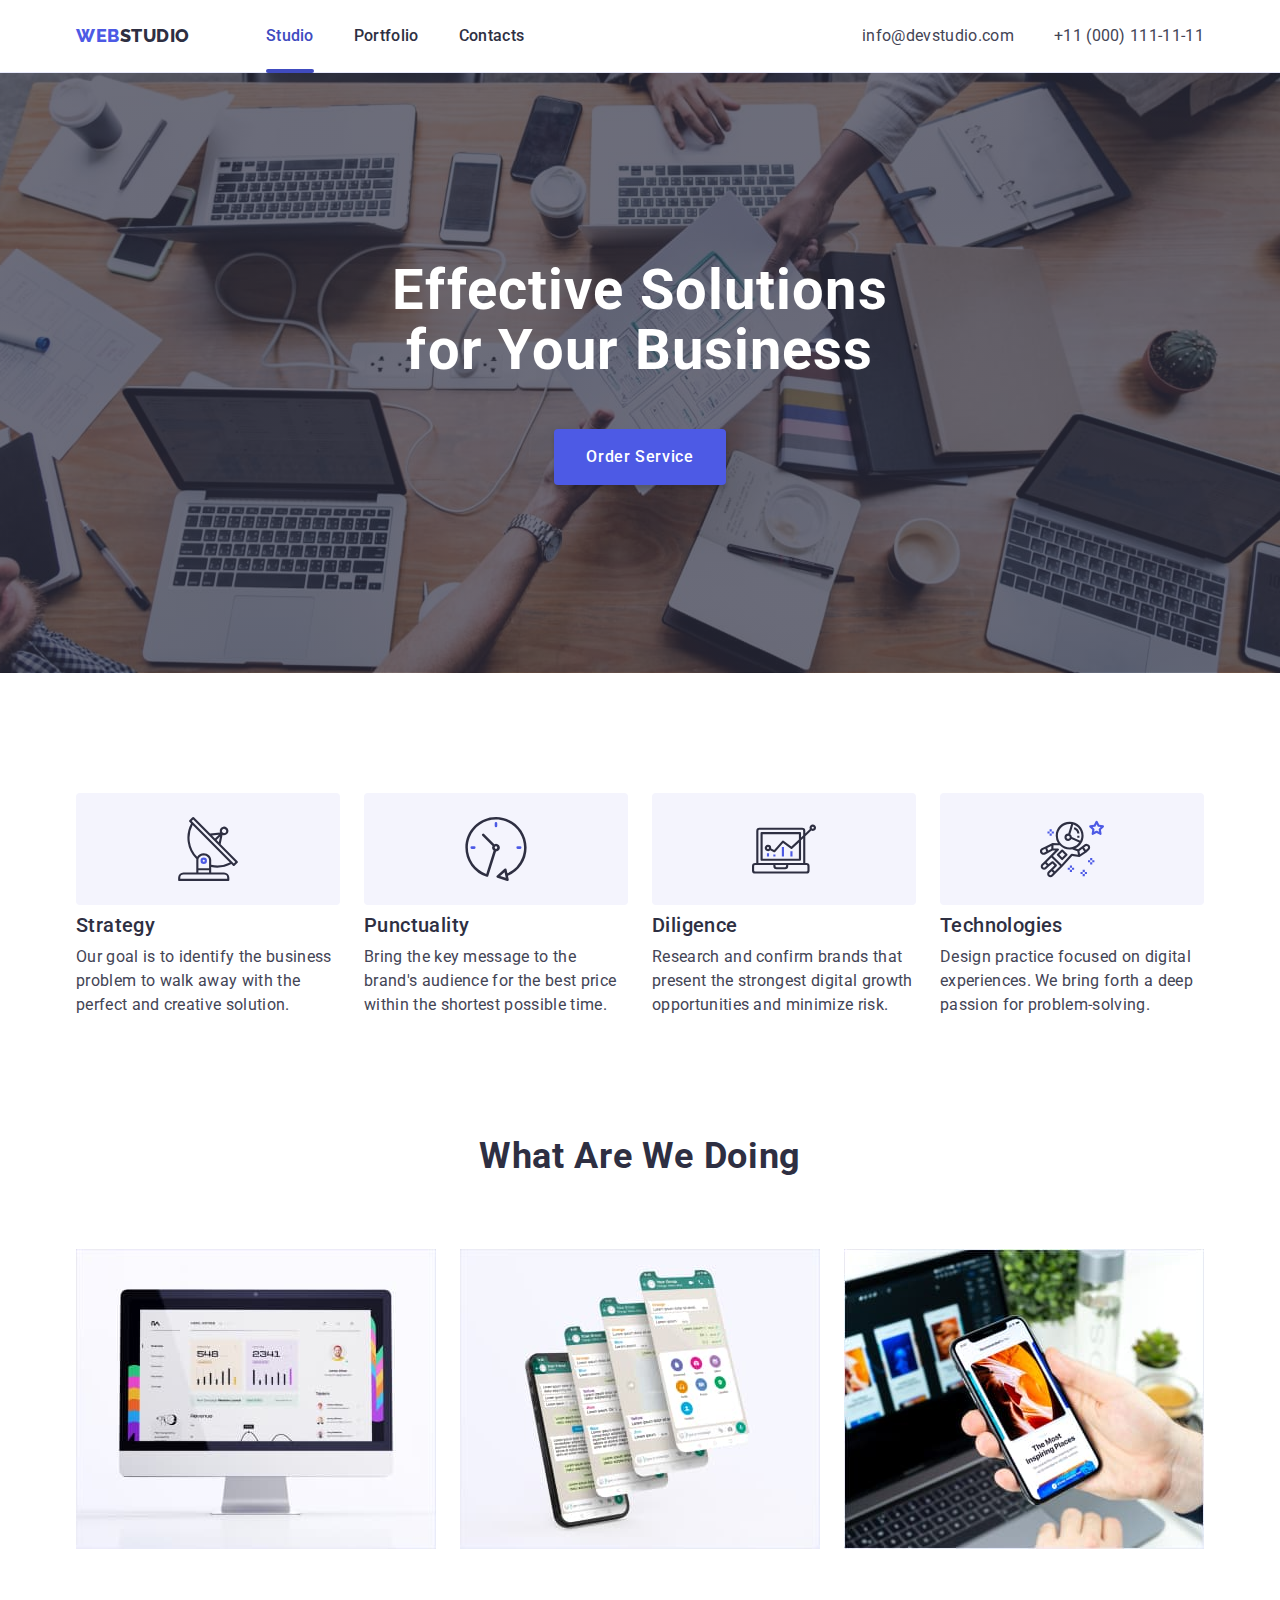
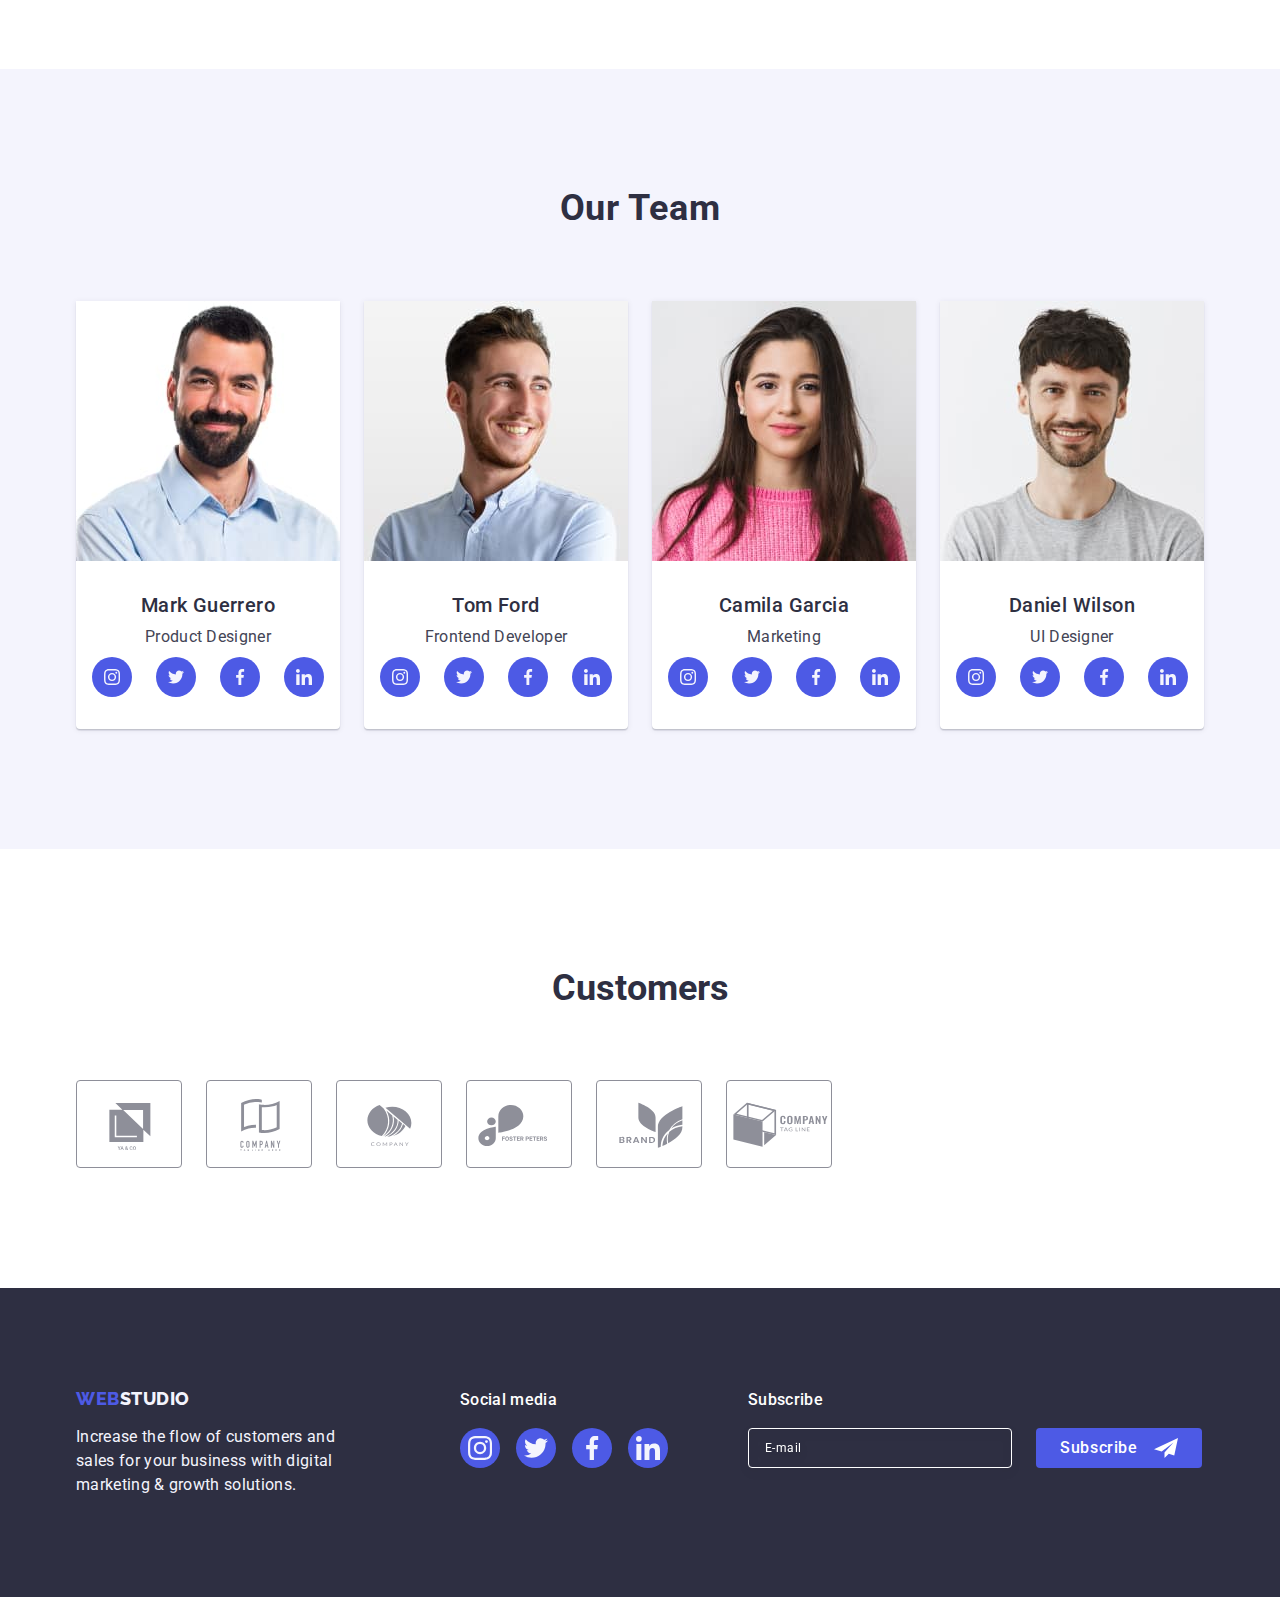
<file: index.html>
<!DOCTYPE html>
<html lang="en">
  <head>
    <meta charset="UTF-8" />
    <meta http-equiv="X-UA-Compatible" content="IE=edge" />
    <meta name="viewport" content="width=device-width, initial-scale=1.0" />
    <title>Studio</title>
    <link rel="preconnect" href="https://fonts.googleapis.com" />
    <link rel="preconnect" href="https://fonts.gstatic.com" crossorigin />
    <link
      href="https://fonts.googleapis.com/css2?family=Raleway:wght@800&family=Roboto:wght@400;500;700;900&display=swap"
      rel="stylesheet"
    />
    <link
      rel="stylesheet"
      href="https://cdn.jsdelivr.net/npm/modern-normalize@1.1.0/modern-normalize.min.css"
    />
    <link rel="stylesheet" href="./css/styles.css" />
  </head>
  <body>
    <!--Header-->
    <header class="page-header">
      <div class="container logo-part-container">
        <nav class="page-nav">
          <a class="logo link" href="./index.html"
            >Web<span class="logo-part link">Studio</span>
          </a>
          <ul class="menu list">
            <li class="menu-item">
              <a class="menu-list-item current link" href="./index.html">Studio</a>
            </li>
            <li class="menu-item">
              <a class="menu-list-item link" href="./portfolio.html">Portfolio</a>
            </li>
            <li class="menu-item"><a class="menu-list-item link" href="">Contacts</a></li>
          </ul>
        </nav>
        <address class="contact-item-list">
          <ul class="menu list">
            <li>
              <a class="contact-item link" href="mailto:info@devstudio.com">info@devstudio.com</a>
            </li>
            <li><a class="contact-item link" href="tel:+110001111111">+11 (000) 111-11-11</a></li>
          </ul>
        </address>
      </div>
    </header>
    <!--Main-->
    <main>
      <section class="hero-block main-section">
        <div class="container">
          <h1 class="main-text">Effective Solutions for Your Business</h1>
          <button class="order-btn" type="button" data-modal-open>Order Service</button>
        </div>
      </section>
      <!--Section 1-->
      <section class="section">
        <div class="container">
          <h2 class="visually-hidden">Features</h2>
          <ul class="first-section-container list">
            <li class="first-section-container-item">
              <div class="first-section-icon-container">
                <svg aria-label="іконка антена" width="64" height="64">
                  <use href="./images/icons.svg#icon-antenna"></use>
                </svg>
              </div>
              <h3 class="feature-name">Strategy</h3>
              <p class="feature-descr">
                Our goal is to identify the business problem to walk away with the perfect and
                creative solution.
              </p>
            </li>
            <li class="first-section-container-item">
              <div class="first-section-icon-container">
                <svg aria-label="іконка годинник" width="64" height="64">
                  <use href="./images/icons.svg#icon-clock"></use>
                </svg>
              </div>
              <h3 class="feature-name">Punctuality</h3>
              <p class="feature-descr">
                Bring the key message to the brand's audience for the best price within the shortest
                possible time.
              </p>
            </li>
            <li class="first-section-container-item">
              <div class="first-section-icon-container">
                <svg aria-label="іконка діаграма" width="64" height="64">
                  <use href="./images/icons.svg#icon-diagram"></use>
                </svg>
              </div>
              <h3 class="feature-name">Diligence</h3>
              <p class="feature-descr">
                Research and confirm brands that present the strongest digital growth opportunities
                and minimize risk.
              </p>
            </li>
            <li class="first-section-container-item">
              <div class="first-section-icon-container">
                <svg aria-label="іконка астронавта" width="64" height="64">
                  <use href="./images/icons.svg#icon-astronaut"></use>
                </svg>
              </div>
              <h3 class="feature-name">Technologies</h3>
              <p class="feature-descr">
                Design practice focused on digital experiences. We bring forth a deep passion for
                problem-solving.
              </p>
            </li>
          </ul>
        </div>
      </section>

      <!--Section 2-->
      <section class="second-section">
        <div class="container">
          <h2 class="title">What are we doing</h2>
          <ul class="list title-item-container">
            <li class="second-section-card">
              <img class="card-item-style" src="./images/img1.jpg" alt="comp" width="360" />
            </li>
            <li class="second-section-card">
              <img class="card-item-style" src="./images/img2.jpg" alt="screen" width="360" />
            </li>
            <li class="second-section-card">
              <img class="card-item-style" src="./images/img3.jpg" alt="comp-screen" width="360" />
            </li>
          </ul>
        </div>
      </section>

      <!--Section 3-->
      <section class="team-card section">
        <div class="container">
          <h2 class="title">Our Team</h2>
          <ul class="list team-card-container">
            <li class="team">
              <img src="./images/mark.jpg" alt="mark" width="264" />
              <div class="team-description">
                <h3 class="team-name">Mark Guerrero</h3>
                <p class="team-position">Product Designer</p>
                <ul class="social-list list">
                  <li class="social-list-item">
                    <a href="" class="social-list-link">
                      <svg
                        class="social-list-icon"
                        aria-label="іконка інстаграму"
                        width="16"
                        height="16"
                      >
                        <use href="./images/icons.svg#icon-instagram"></use>
                      </svg>
                    </a>
                  </li>
                  <li class="social-list-item">
                    <a href="" class="social-list-link">
                      <svg
                        class="social-list-icon"
                        aria-label="іконка твітера"
                        width="16"
                        height="16"
                      >
                        <use href="./images/icons.svg#icon-twitter"></use>
                      </svg>
                    </a>
                  </li>
                  <li class="social-list-item">
                    <a href="" class="social-list-link">
                      <svg
                        class="social-list-icon"
                        aria-label="іконка фейсбука"
                        width="16"
                        height="16"
                      >
                        <use href="./images/icons.svg#icon-facebook"></use>
                      </svg>
                    </a>
                  </li>
                  <li class="social-list-item">
                    <a href="" class="social-list-link">
                      <svg
                        class="social-list-icon"
                        aria-label="іконка лінкедина"
                        width="16"
                        height="16"
                      >
                        <use href="./images/icons.svg#icon-linkedin"></use>
                      </svg>
                    </a>
                  </li>
                </ul>
              </div>
            </li>
            <li class="team">
              <img src="./images/tom.jpg" alt="tom" width="264" />
              <div class="team-description">
                <h3 class="team-name">Tom Ford</h3>
                <p class="team-position">Frontend Developer</p>
                <ul class="social-list list">
                  <li class="social-list-item">
                    <a href="" class="social-list-link">
                      <svg
                        class="social-list-icon"
                        aria-label="іконка інстаграму"
                        width="16"
                        height="16"
                      >
                        <use href="./images/icons.svg#icon-instagram"></use>
                      </svg>
                    </a>
                  </li>
                  <li class="social-list-item">
                    <a href="" class="social-list-link">
                      <svg
                        class="social-list-icon"
                        aria-label="іконка твітера"
                        width="16"
                        height="16"
                      >
                        <use href="./images/icons.svg#icon-twitter"></use>
                      </svg>
                    </a>
                  </li>
                  <li class="social-list-item">
                    <a href="" class="social-list-link">
                      <svg
                        class="social-list-icon"
                        aria-label="іконка фейсбука"
                        width="16"
                        height="16"
                      >
                        <use href="./images/icons.svg#icon-facebook"></use>
                      </svg>
                    </a>
                  </li>
                  <li class="social-list-item">
                    <a href="" class="social-list-link">
                      <svg
                        class="social-list-icon"
                        aria-label="іконка лінкедина"
                        width="16"
                        height="16"
                      >
                        <use href="./images/icons.svg#icon-linkedin"></use>
                      </svg>
                    </a>
                  </li>
                </ul>
              </div>
            </li>
            <li class="team">
              <img src="./images/kamila.jpg" alt="kamila" width="264" />
              <div class="team-description">
                <h3 class="team-name">Camila Garcia</h3>
                <p class="team-position">Marketing</p>
                <ul class="social-list list">
                  <li class="social-list-item">
                    <a href="" class="social-list-link">
                      <svg
                        class="social-list-icon"
                        aria-label="іконка інстаграму"
                        width="16"
                        height="16"
                      >
                        <use href="./images/icons.svg#icon-instagram"></use>
                      </svg>
                    </a>
                  </li>
                  <li class="social-list-item">
                    <a href="" class="social-list-link">
                      <svg
                        class="social-list-icon"
                        aria-label="іконка твітера"
                        width="16"
                        height="16"
                      >
                        <use href="./images/icons.svg#icon-twitter"></use>
                      </svg>
                    </a>
                  </li>
                  <li class="social-list-item">
                    <a href="" class="social-list-link">
                      <svg
                        class="social-list-icon"
                        aria-label="іконка фейсбука"
                        width="16"
                        height="16"
                      >
                        <use href="./images/icons.svg#icon-facebook"></use>
                      </svg>
                    </a>
                  </li>
                  <li class="social-list-item">
                    <a href="" class="social-list-link">
                      <svg
                        class="social-list-icon"
                        aria-label="іконка лінкедина"
                        width="16"
                        height="16"
                      >
                        <use href="./images/icons.svg#icon-linkedin"></use>
                      </svg>
                    </a>
                  </li>
                </ul>
              </div>
            </li>
            <li class="team">
              <img src="./images/daniel.jpg" alt="daniel" width="264" />
              <div class="team-description">
                <h3 class="team-name">Daniel Wilson</h3>
                <p class="team-position">UI Designer</p>
                <ul class="social-list list">
                  <li class="social-list-item">
                    <a href="" class="social-list-link">
                      <svg
                        class="social-list-icon"
                        aria-label="іконка інстаграму"
                        width="16"
                        height="16"
                      >
                        <use href="./images/icons.svg#icon-instagram"></use>
                      </svg>
                    </a>
                  </li>
                  <li class="social-list-item">
                    <a href="" class="social-list-link">
                      <svg
                        class="social-list-icon"
                        aria-label="іконка твітера"
                        width="16"
                        height="16"
                      >
                        <use href="./images/icons.svg#icon-twitter"></use>
                      </svg>
                    </a>
                  </li>
                  <li class="social-list-item">
                    <a href="" class="social-list-link">
                      <svg
                        class="social-list-icon"
                        aria-label="іконка фейсбука"
                        width="16"
                        height="16"
                      >
                        <use href="./images/icons.svg#icon-facebook"></use>
                      </svg>
                    </a>
                  </li>
                  <li class="social-list-item">
                    <a href="" class="social-list-link">
                      <svg
                        class="social-list-icon"
                        aria-label="іконка лінкедина"
                        width="16"
                        height="16"
                      >
                        <use href="./images/icons.svg#icon-linkedin"></use>
                      </svg>
                    </a>
                  </li>
                </ul>
              </div>
            </li>
          </ul>
        </div>
      </section>
      <!-- Customers -->
      <section class="section-customers">
        <div class="container">
          <h2 class="title-customers">Customers</h2>
          <ul class="customers-icon list">
            <li class="customers-icon-list link">
              <a class="customers-list-link" href="">
                <svg
                  class="customers-list-icon"
                  aria-label="іконка лого я енд ко"
                  width="104"
                  height="56"
                >
                  <use href="./images/icons.svg#icon-logo-ya"></use>
                </svg>
              </a>
            </li>
            <li class="customers-icon-list link">
              <a href="" class="customers-list-link">
                <svg
                  class="customers-list-icon"
                  aria-label="іконка лого танглайн"
                  width="104"
                  height="56"
                >
                  <use href="./images/icons.svg#icon-logo-tagline-here"></use>
                </svg>
              </a>
            </li>
            <li class="customers-icon-list link">
              <a href="" class="customers-list-link">
                <svg
                  class="customers-list-icon"
                  aria-label="іконка компани"
                  width="104"
                  height="56"
                >
                  <use href="./images/icons.svg#icon-logo-comp"></use>
                </svg>
              </a>
            </li>
            <li class="customers-icon-list link">
              <a href="" class="customers-list-link">
                <svg
                  class="customers-list-icon"
                  aria-label="іконка лого фустер"
                  width="104"
                  height="56"
                >
                  <use href="./images/icons.svg#icon-logo-foster"></use>
                </svg>
              </a>
            </li>
            <li class="customers-icon-list link">
              <a href="" class="customers-list-link">
                <svg
                  class="customers-list-icon"
                  aria-label="іконка лого бренд"
                  width="104"
                  height="56"
                >
                  <use href="./images/icons.svg#icon-logo-brand"></use>
                </svg>
              </a>
            </li>
            <li class="customers-icon-list link">
              <a href="" class="customers-list-link">
                <svg
                  class="customers-list-icon"
                  aria-label="іконка таглайн"
                  width="104"
                  height="56"
                >
                  <use href="./images/icons.svg#icon-logo-tagline"></use>
                </svg>
              </a>
            </li>
          </ul>
        </div>
      </section>
    </main>

    <!--Footer-->
    <footer class="footer-style">
      <div class="container main-footer-container">
        <div class="footer-container">
          <a class="logo-footer link" href="./index.html"
            >Web<span class="logo-part-secondary link">Studio</span>
          </a>
          <p class="footer-content">
            Increase the flow of customers and sales for your business with digital marketing &
            growth solutions.
          </p>
        </div>
        <div class="footer-social-container">
          <p class="footer-social-title">Social media</p>
          <ul class="footer-social-list list">
            <li class="social-list-item">
              <a href="" class="footer-social-list-link">
                <svg class="social-list-icon" aria-label="іконка інстаграму" width="24" height="24">
                  <use href="./images/icons.svg#icon-instagram"></use>
                </svg>
              </a>
            </li>
            <li class="social-list-item">
              <a href="" class="footer-social-list-link">
                <svg class="social-list-icon" aria-label="іконка твітера" width="24" height="24">
                  <use href="./images/icons.svg#icon-twitter"></use>
                </svg>
              </a>
            </li>
            <li class="social-list-item">
              <a href="" class="footer-social-list-link">
                <svg class="social-list-icon" aria-label="іконка фейсбука" width="24" height="24">
                  <use href="./images/icons.svg#icon-facebook"></use>
                </svg>
              </a>
            </li>
            <li class="social-list-item">
              <a href="" class="footer-social-list-link">
                <svg class="social-list-icon" aria-label="іконка лінкедина" width="24" height="24">
                  <use href="./images/icons.svg#icon-linkedin"></use>
                </svg>
              </a>
            </li>
          </ul>
        </div>
        <div class="footer-navigation-item">
          <p class="footer-nav-item-title">Subscribe</p>
          <form class="footer-form">
            <label class="footer-label">
              <input class="footer-form-input" type="email" name="email" placeholder="E-mail" />
            </label>
            <button class="footer-btn" type="submit">
              Subscribe
              <svg class="icon-footer-btn" width="24" height="24">
                <use href="./images/icons.svg#icon-footer-btn"></use>
              </svg>
            </button>
          </form>
        </div>
      </div>
    </footer>
    <!-- Backdrop -->
    <div class="backdrop is-hidden" data-modal>
      <div class="modal">
        <button type="button" class="modal-close-btn" data-modal-close>
          <svg class="modal-close-icon" width="8" height="8">
            <use href="./images/icons.svg#icon-close"></use>
          </svg>
        </button>
        <p class="head-form-text">Leave your contacts and we will call you back</p>
        <!-- Backdrop Form -->
        <form class="contact-form">
          <div class="form-wrapper">
            <label for="user-name" class="contact-form-field-wrapper">
              <span class="contact-field-descr">Name</span>
            </label>
            <div class="contact-form-icon">
              <input
                class="contact-form-input"
                id="user-name"
                type="text"
                name="user-name"
                required
                title="Write your name"
                pattern="[a-zA-Zа-яА-ЯіІїЇґҐєЄ']+"
              />
              <svg class="input-icon" width="18" height="24">
                <use href="./images/icons.svg#icon-person"></use>
              </svg>
            </div>
          </div>
          <div class="form-wrapper">
            <label class="contact-form-field-wrapper" for="user-phone">
              <span class="contact-field-descr">Phone</span>
            </label>
            <div class="contact-form-icon">
              <input
                class="contact-form-input"
                id="user-phone"
                type="tel"
                name="phone_number"
                required
                pattern="[0-9]{3}-[0-9]{3}-[0-9]{2}-[0-9]{2}"
                title="xxx-xxx-xx-xx"
              />
              <svg class="input-icon" width="18" height="24">
                <use href="./images/icons.svg#icon-phone"></use>
              </svg>
            </div>
          </div>
          <div class="form-wrapper">
            <label class="contact-form-field-wrapper" for="user-mail">
              <span class="contact-field-descr">Email</span>
            </label>
            <div class="contact-form-icon">
              <input
                class="contact-form-input"
                id="user-mail"
                type="email"
                name="email"
                required
                title="example@gmail.com"
                pattern="([A-z0-9_.-]{1,})@([A-z0-9_.-]{1,}).([A-z]{2,8})"
              />
              <svg class="input-icon" width="18" height="24">
                <use href="./images/icons.svg#icon-email"></use>
              </svg>
            </div>
          </div>
          <div class="form-comment-wrapper">
            <label class="contact-form-field-wrapper" for="user-comment">
              <span class="contact-field-descr">Comment</span></label
            >
            <textarea
              id="user-comment"
              class="contact-form-massage"
              name="user-comment"
              placeholder="Text input"
            ></textarea>
          </div>
          <div class="contact-form-checkbox-position">
            <input
              id="user-privacy"
              type="checkbox"
              name="user-privacy"
              value="true"
              required
              class="contact-form-checkbox visually-hidden"
            />
            <label for="user-privacy" class="contact-form-checkbox-wrapper">
              <span class="checkbox-label">
                <svg class="contact-own-checkbox" width="10" height="8">
                  <use class="checkmark-icon" href="./images/icons.svg#icon-checkmark"></use>
                </svg>
              </span>
              I accept the terms and conditions of the
              <a href="" class="user-policy">Privacy Policy</a>
            </label>
          </div>
          <button class="contact-form-submit" type="submit">Send</button>
        </form>
      </div>
    </div>
    <script src="./js/modal.js"></script>
  </body>
</html>
</file>
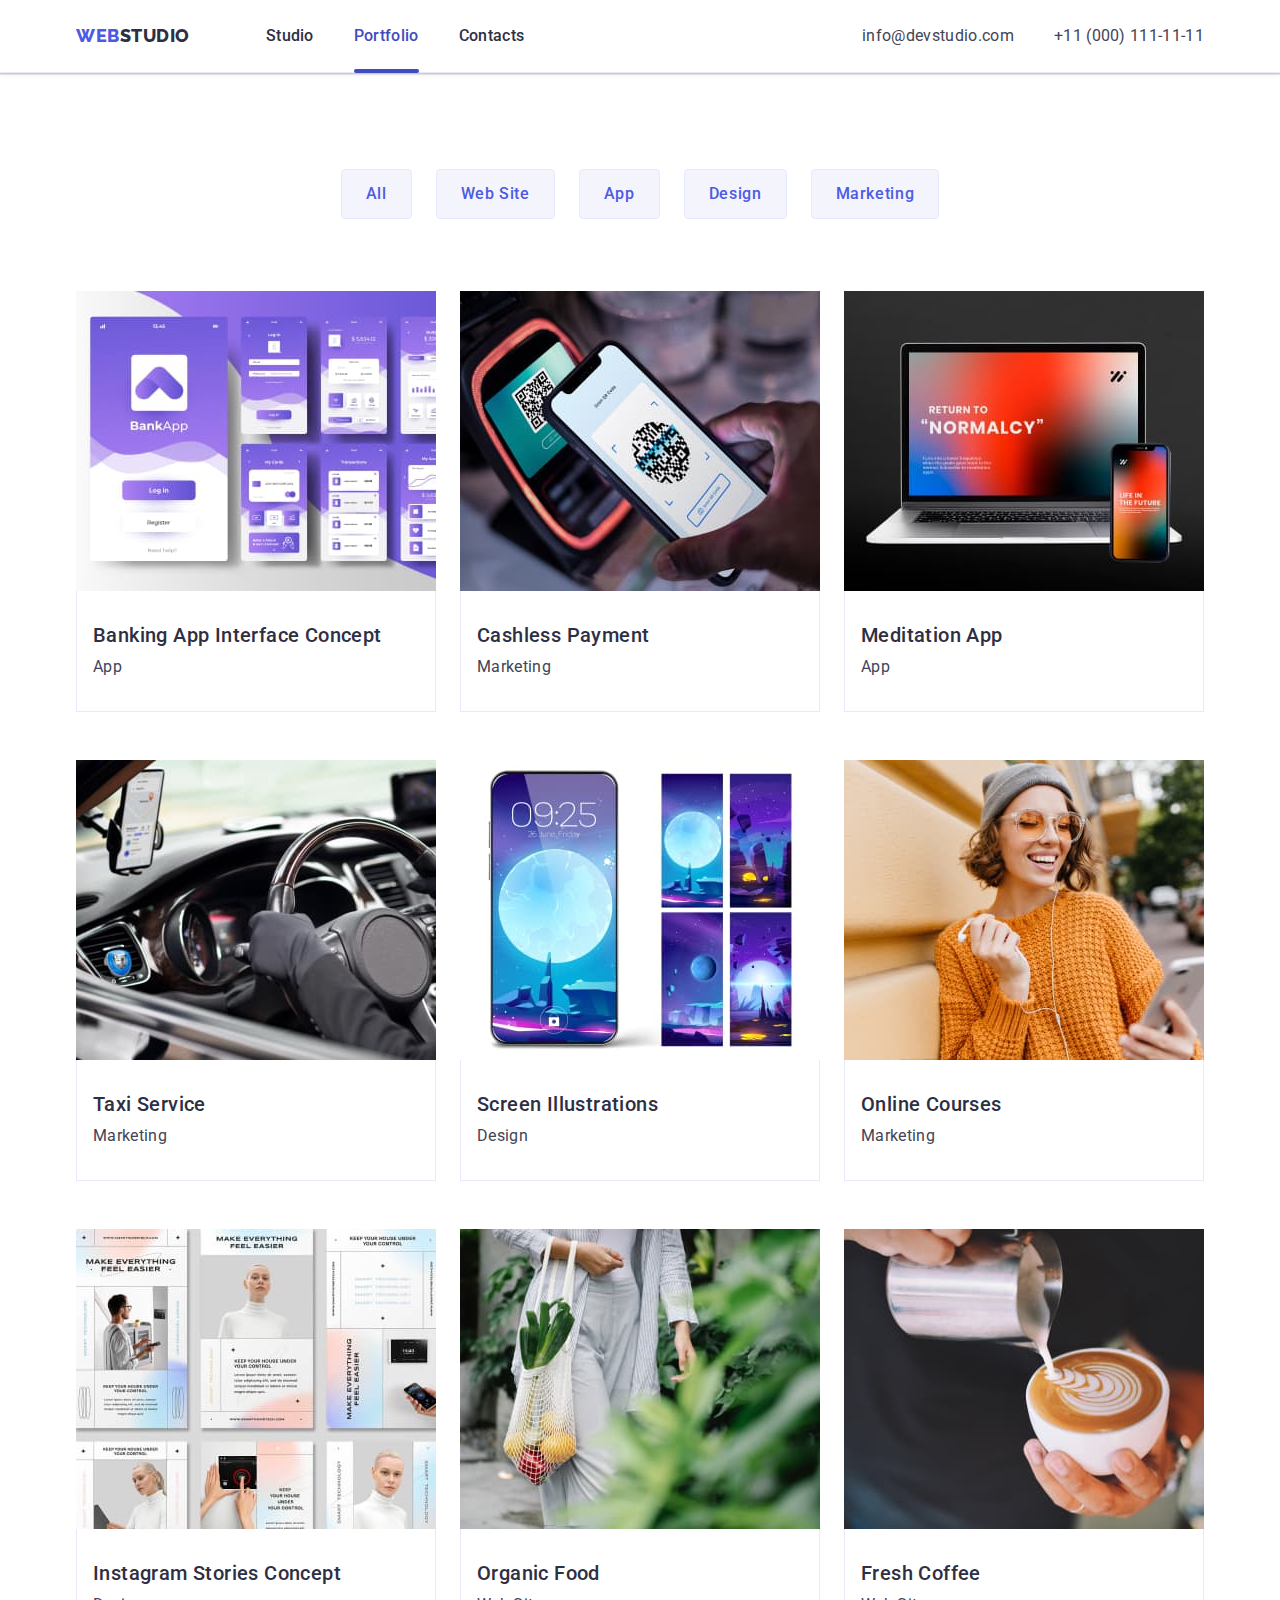
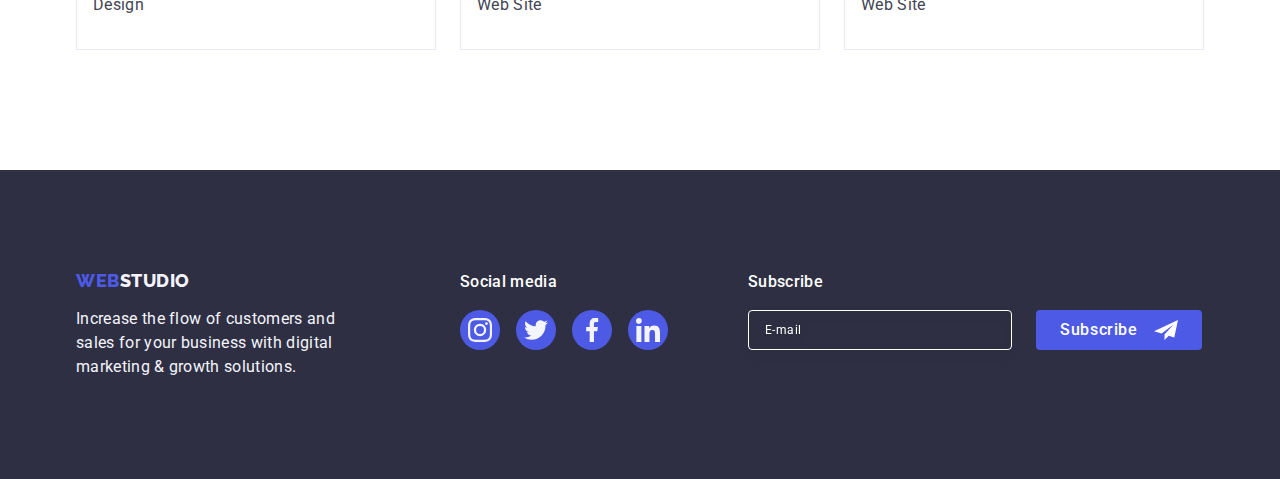
<file: portfolio.html>
<!DOCTYPE html>
<html lang="en">
  <head>
    <meta charset="UTF-8" />
    <meta http-equiv="X-UA-Compatible" content="IE=edge" />
    <meta name="viewport" content="width=device-width, initial-scale=1.0" />
    <title>Portfolio</title>
    <link rel="preconnect" href="https://fonts.googleapis.com" />
    <link rel="preconnect" href="https://fonts.gstatic.com" crossorigin />
    <link
      href="https://fonts.googleapis.com/css2?family=Raleway:wght@800&family=Roboto:wght@400;500;700;900&display=swap"
      rel="stylesheet"
    />
    <link
      rel="stylesheet"
      href="https://cdn.jsdelivr.net/npm/modern-normalize@1.1.0/modern-normalize.min.css"
    />
    <link rel="stylesheet" href="./css/styles.css" />
  </head>
  <body>
    <!--Header-->
    <header class="page-header">
      <div class="container logo-part-container">
        <nav class="page-nav">
          <a class="logo link" href="./index.html"
            >Web<span class="logo-part link">Studio</span>
          </a>
          <ul class="menu list">
            <li class="menu-item">
              <a class="menu-list-item link" href="./index.html">Studio</a>
            </li>
            <li class="menu-item">
              <a class="menu-list-item current link" href="./portfolio.html">Portfolio</a>
            </li>
            <li class="menu-item"><a class="menu-list-item link" href="">Contacts</a></li>
          </ul>
        </nav>
        <address class="contact-item-list">
          <ul class="menu list">
            <li>
              <a class="contact-item link" href="mailto:info@devstudio.com">info@devstudio.com</a>
            </li>
            <li><a class="contact-item link" href="tel:+110001111111">+11 (000) 111-11-11</a></li>
          </ul>
        </address>
      </div>
    </header>
    <!-- Main -->
    <main>
      <section class="section-portfolio">
        <div class="container">
          <h1 class="visually-hidden">Portfolio</h1>
          <ul class="list main-nav-item">
            <li><button class="main-nav" type="button">All</button></li>
            <li><button class="main-nav" type="button">Web Site</button></li>
            <li><button class="main-nav" type="button">App</button></li>
            <li><button class="main-nav" type="button">Design</button></li>
            <li><button class="main-nav" type="button">Marketing</button></li>
          </ul>
          <!--Section 1-->
          <ul class="list card-section">
            <li class="card-section-item">
              <a class="link card-section-link" href="">
                <div class="card-section-img-wrapper">
                  <img src="./images/one/banking.jpg" alt="banking" width="360" />
                  <p class="overlay">
                    14 Stylish and User-Friendly App Design Concepts · Task Manager App · Calorie
                    Tracker App · Exotic Fruit Ecommerce App · Cloud Storage App
                  </p>
                </div>
                <div class="card-style">
                  <h2 class="card-desc">Banking App Interface Concept</h2>
                  <p class="card-link">App</p>
                </div>
              </a>
            </li>
            <li class="card-section-item">
              <a class="link card-section-link" href="">
                <div class="card-section-img-wrapper">
                  <img src="./images/one/cashless.jpg" alt="cashless" width="360" />
                  <p class="overlay">
                    14 Stylish and User-Friendly App Design Concepts · Task Manager App · Calorie
                    Tracker App · Exotic Fruit Ecommerce App · Cloud Storage App
                  </p>
                </div>
                <div class="card-style">
                  <h2 class="card-desc">Cashless Payment</h2>
                  <p class="card-link">Marketing</p>
                </div>
              </a>
            </li>
            <li class="card-section-item">
              <a class="link card-section-link" href="">
                <div class="card-section-img-wrapper">
                  <img src="./images/one/meditation.jpg" alt="meditation" width="360" />
                  <p class="overlay">
                    14 Stylish and User-Friendly App Design Concepts · Task Manager App · Calorie
                    Tracker App · Exotic Fruit Ecommerce App · Cloud Storage App
                  </p>
                </div>
                <div class="card-style">
                  <h2 class="card-desc">Meditation App</h2>
                  <p class="card-link">App</p>
                </div>
              </a>
            </li>
            <li class="card-section-item">
              <a class="link card-section-link" href="">
                <div class="card-section-img-wrapper">
                  <img src="./images/two/taxi.jpg" alt="taxi" width="360" />
                  <p class="overlay">
                    14 Stylish and User-Friendly App Design Concepts · Task Manager App · Calorie
                    Tracker App · Exotic Fruit Ecommerce App · Cloud Storage App
                  </p>
                </div>
                <div class="card-style">
                  <h2 class="card-desc">Taxi Service</h2>
                  <p class="card-link">Marketing</p>
                </div></a
              >
            </li>
            <li class="card-section-item">
              <a class="link card-section-link" href="">
                <div class="card-section-img-wrapper">
                  <img src="./images/two/screen.jpg" alt="screen" width="360" />
                  <p class="overlay">
                    14 Stylish and User-Friendly App Design Concepts · Task Manager App · Calorie
                    Tracker App · Exotic Fruit Ecommerce App · Cloud Storage App
                  </p>
                </div>
                <div class="card-style">
                  <h2 class="card-desc">Screen Illustrations</h2>
                  <p class="card-link">Design</p>
                </div></a
              >
            </li>
            <li class="card-section-item">
              <a class="link card-section-link" href="">
                <div class="card-section-img-wrapper">
                  <img src="./images/two/girl.jpg" alt="girl" width="360" />
                  <p class="overlay">
                    14 Stylish and User-Friendly App Design Concepts · Task Manager App · Calorie
                    Tracker App · Exotic Fruit Ecommerce App · Cloud Storage App
                  </p>
                </div>
                <div class="card-style">
                  <h2 class="card-desc">Online Courses</h2>
                  <p class="card-link">Marketing</p>
                </div></a
              >
            </li>
            <li class="card-section-item">
              <a class="link card-section-link" href="">
                <div class="card-section-img-wrapper">
                  <img src="./images/three/Instagram.jpg" alt="instagram" width="360" />
                  <p class="overlay">
                    14 Stylish and User-Friendly App Design Concepts · Task Manager App · Calorie
                    Tracker App · Exotic Fruit Ecommerce App · Cloud Storage App
                  </p>
                </div>
                <div class="card-style">
                  <h2 class="card-desc">Instagram Stories Concept</h2>
                  <p class="card-link">Design</p>
                </div></a
              >
            </li>
            <li class="card-section-item">
              <a class="link card-section-link" href="">
                <div class="card-section-img-wrapper">
                  <img src="./images/three/food.jpg" alt="foog" width="360" />
                  <p class="overlay">
                    14 Stylish and User-Friendly App Design Concepts · Task Manager App · Calorie
                    Tracker App · Exotic Fruit Ecommerce App · Cloud Storage App
                  </p>
                </div>
                <div class="card-style">
                  <h2 class="card-desc">Organic Food</h2>
                  <p class="card-link">Web Site</p>
                </div></a
              >
            </li>
            <li class="card-section-item">
              <a class="link card-section-link" href="">
                <div class="card-section-img-wrapper">
                  <img src="./images/three/coffee.jpg" alt="coffee" width="360" />
                  <p class="overlay">
                    14 Stylish and User-Friendly App Design Concepts · Task Manager App · Calorie
                    Tracker App · Exotic Fruit Ecommerce App · Cloud Storage App
                  </p>
                </div>
                <div class="card-style">
                  <h2 class="card-desc">Fresh Coffee</h2>
                  <p class="card-link">Web Site</p>
                </div></a
              >
            </li>
          </ul>
        </div>
      </section>
    </main>

    <!--Footer-->
    <footer class="footer-style">
      <div class="container main-footer-container">
        <div class="footer-container">
          <a class="logo-footer link" href="./index.html"
            >Web<span class="logo-part-secondary link">Studio</span>
          </a>
          <p class="footer-content">
            Increase the flow of customers and sales for your business with digital marketing &
            growth solutions.
          </p>
        </div>
        <div class="footer-social-container">
          <p class="footer-social-title">Social media</p>
          <ul class="footer-social-list list">
            <li class="social-list-item">
              <a href="" class="footer-social-list-link">
                <svg class="social-list-icon" aria-label="іконка інстаграму" width="24" height="24">
                  <use href="./images/icons.svg#icon-instagram"></use>
                </svg>
              </a>
            </li>
            <li class="social-list-item">
              <a href="" class="footer-social-list-link">
                <svg class="social-list-icon" aria-label="іконка твітера" width="24" height="24">
                  <use href="./images/icons.svg#icon-twitter"></use>
                </svg>
              </a>
            </li>
            <li class="social-list-item">
              <a href="" class="footer-social-list-link">
                <svg class="social-list-icon" aria-label="іконка фейсбука" width="24" height="24">
                  <use href="./images/icons.svg#icon-facebook"></use>
                </svg>
              </a>
            </li>
            <li class="social-list-item">
              <a href="" class="footer-social-list-link">
                <svg class="social-list-icon" aria-label="іконка лінкедина" width="24" height="24">
                  <use href="./images/icons.svg#icon-linkedin"></use>
                </svg>
              </a>
            </li>
          </ul>
        </div>
        <div class="footer-navigation-item">
          <p class="footer-nav-item-title">Subscribe</p>
          <form class="footer-form">
            <label class="footer-label">
              <input class="footer-form-input" type="email" name="email" placeholder="E-mail" />
            </label>
            <button class="footer-btn" type="submit">
              Subscribe
              <svg class="icon-footer-btn" width="24" height="24">
                <use href="./images/icons.svg#icon-footer-btn"></use>
              </svg>
            </button>
          </form>
        </div>
      </div>
    </footer>
  </body>
</html>
</file>
<file: css/styles.css>
:root {
  --font-family: 'Roboto', sans-serif;
  --secondary-font-family: 'Raleway', sans-serif;
  --main-color: #ffffff;
  --primary-background-color-theme-dark: #2e2f42;
  --accent-color: #404bbf;
  --primary-text-color-theme-dark: #434455;
  --btn-border-color: #9747ff;
  --secondary-text-color-theme-light: #f4f4fd;
  --btn-border-color-light: #e7e9fc;
  --secondary-text-color-theme-dark: #4d5ae5;
  --icon-color: #8e8f99;
  --transition-duration-function: 250ms cubic-bezier(0.4, 0, 0.2, 1);
}

body {
  font-family: var(--font-family);
  color: var(--primary-text-color-theme-dark);
  background-color: var(--main-color);
}
.list {
  list-style: none;
}
.link {
  text-decoration: none;
}
button {
  cursor: pointer;
}
h1,
h2,
h3,
p {
  margin-top: 0;
  margin-bottom: 0;
}
ul,
ol {
  margin-top: 0;
  margin-bottom: 0;
  padding-left: 0;
}
img {
  display: block;
}
.container {
  width: 1158px;
  margin: auto;
  padding-left: 15px;
  padding-right: 15px;
}
.section {
  padding-top: 120px;
  padding-bottom: 120px;
}
.visually-hidden {
  position: absolute;
  width: 1px;
  height: 1px;
  margin: -1px;
  border: 0;
  padding: 0;
  white-space: nowrap;
  clip-path: inset(100%);
  clip: rect(0 0 0 0);
  overflow: hidden;
}

/* Header */
.logo-part-container {
  display: flex;
  align-items: center;
}
.page-header {
  border-bottom: 1px solid #e7e9fc;
  box-shadow: 0px 2px 1px rgba(46, 47, 66, 0.08), 0px 1px 1px rgba(46, 47, 66, 0.16),
    0px 1px 6px rgba(46, 47, 66, 0.08);
}
.logo {
  font-family: 'Raleway', sans-serif;
  font-weight: 800;
  font-size: 18px;
  line-height: 1.17;
  letter-spacing: 0.03em;
  text-transform: uppercase;
  color: var(--secondary-text-color-theme-dark);
  margin-right: 76px;
}
.logo-part {
  color: var(--primary-background-color-theme-dark);
}
.page-nav {
  display: flex;
  align-items: center;
}
.menu {
  display: flex;
  gap: 40px;
}
.menu-list-item.current {
  color: #404bbf;
  position: relative;
}
.current::after {
  content: '';
  width: 100%;
  height: 4px;
  background-color: var(--accent-color);
  border-radius: 2px;
  bottom: -1px;
  left: 0px;
  display: block;
  position: absolute;
}
.menu-list-item {
  font-weight: 500;
  font-size: 16px;
  line-height: 1.5;
  letter-spacing: 0.02em;
  color: var(--primary-background-color-theme-dark);
  padding: 24px 0;
  display: block;
  position: relative;
  transition: color var(--transition-duration-function);
}
.menu-list-item:hover,
.menu-list-item:focus {
  color: var(--accent-color);
}
.contact-item-list {
  font-style: normal;
  margin-left: auto;
}
.contact-item {
  font-style: normal;
  font-weight: 400;
  font-size: 16px;
  line-height: 1.5;
  letter-spacing: 0.02em;
  color: var(--primary-text-color-theme-dark);
  transition: color 250ms cubic-bezier(0.4, 0, 0.2, 1);
}

.contact-item:hover,
.contact-item:focus {
  color: var(--accent-color);
}

/* Main Studio*/
.main-section {
  margin-left: auto;
  margin-right: auto;
}
.hero-block {
  background-color: var(--primary-background-color-theme-dark);
  padding-top: 188px;
  padding-bottom: 188px;
  background-image: linear-gradient(rgba(46, 47, 66, 0.7), rgba(46, 47, 66, 0.7)),
    url(../images/people-office.jpg);
  background-repeat: no-repeat;
  background-position: center;
  background-size: cover;
  max-width: 1440px;
}

.main-text {
  font-weight: 700;
  font-size: 56px;
  line-height: 1.07;
  text-align: center;
  letter-spacing: 0.02em;
  color: var(--main-color);
  margin-left: auto;
  margin-right: auto;
  max-width: 496px;
}
.order-btn {
  font-family: inherit;
  font-weight: 500;
  font-size: 16px;
  line-height: 1.5;
  letter-spacing: 0.04em;
  color: var(--main-color);
  background-color: var(--secondary-text-color-theme-dark);
  box-shadow: 0px 4px 4px rgba(0, 0, 0, 0.15);
  border-radius: 4px;
  padding: 16px 32px 16px 32px;
  display: block;
  list-style: none;
  min-width: 169px;
  height: 56px;
  margin-left: auto;
  margin-right: auto;
  margin-top: 48px;
  border: none;
  transition: background-color 250ms cubic-bezier(0.4, 0, 0.2, 1);
}

.order-btn:hover,
.order-btn:focus {
  background-color: var(--accent-color);
}
/* Section 1 */
.feature-name {
  font-weight: 500;
  font-size: 20px;
  line-height: 1.2;
  letter-spacing: 0.02em;
  color: var(--primary-background-color-theme-dark);
  margin-bottom: 8px;
  margin-top: 0;
}
.feature-descr {
  font-size: 16px;
  line-height: 1.5;
  letter-spacing: 0.02em;
  color: var(--primary-text-color-theme-dark);
}
.first-section-container-item {
  width: calc((100% - 72px) / 4);
}
.first-section-container {
  display: flex;
  gap: 24px;
}
.first-section-icon-container {
  display: flex;
  align-items: center;
  justify-content: center;
  height: 112px;
  background-color: #f4f4fd;
  border-radius: 4px;
  margin-bottom: 8px;
}

/* Section 2 */
.second-section {
  padding-bottom: 120px;
}

.title {
  font-weight: 700;
  font-size: 36px;
  line-height: 1.11;
  text-align: center;
  letter-spacing: 0.02em;
  text-transform: capitalize;
  color: var(--primary-background-color-theme-dark);
  padding: 0px;
  margin: 0px;
  margin-bottom: 72px;
}

.title-item-container {
  display: flex;
  flex-direction: row;
  justify-content: center;
  gap: 24px;
}
.second-section-card {
  width: calc((100% - 48px) / 3);
}
/* Section 3 */

.team-card {
  background-color: var(--secondary-text-color-theme-light);
}
.team {
  background-color: var(--main-color);
  box-shadow: 0px 1px 6px rgba(46, 47, 66, 0.08), 0px 1px 1px rgba(46, 47, 66, 0.16),
    0px 2px 1px rgba(46, 47, 66, 0.08);
  border-radius: 0px 0px 4px 4px;
  flex-basis: ((100%-3 * 24px)/4);
}

.team-name {
  font-weight: 500;
  font-size: 20px;
  line-height: 1.2;
  letter-spacing: 0.02em;
  color: var(--primary-background-color-theme-dark);
  margin-bottom: 8px;
  text-align: center;
}
.team-position {
  font-size: 16px;
  line-height: 1.5;
  letter-spacing: 0.02em;
  color: var(--primary-text-color-theme-dark);
  text-align: center;
  margin-bottom: 8px;
}
.team-card-container {
  display: flex;
  gap: 24px;
}
.team-description {
  padding: 32px 0;
}
.social-list {
  display: flex;
  justify-content: center;
  gap: 24px;
}

.social-list-link {
  display: flex;
  justify-content: center;
  align-items: center;
  width: 40px;
  height: 40px;
  border-radius: 50%;
  background-color: #4d5ae5;
  fill: #f4f4fd;
  transition: background-color var(--transition-duration-function);
}

.social-list-link:hover,
.social-list-link:focus {
  background-color: #404bbf;
}
/* Сustomers */
.section-customers {
  padding: 120px 0;
}
.title-customers {
  font-size: 36px;
  line-height: 1.1;
  color: var(--primary-background-color-theme-dark);
  text-align: center;
  margin-bottom: 72px;
}
.customers-icon {
  display: flex;
  gap: 24px;
}
.customers-icon-list {
  width: calc((100%-120px) / 6);
  height: 88px;
}
.customers-list-link {
  display: flex;
  justify-content: center;
  align-items: center;
  width: 100%;
  height: 100%;
  border-radius: 4px;
  border: 1px solid #8e8f99;
  color: var(--icon-color);
  transition: border-color 250ms cubic-bezier(0.4, 0, 0.2, 1),
    color 250ms cubic-bezier(0.4, 0, 0.2, 1);
}
.customers-list-link:hover,
.customers-list-link:focus {
  border-color: #404bbf;
  color: #404bbf;
}
.customers-list-icon {
  fill: currentColor;
}

/* Footer */
.logo-footer {
  font-family: 'Raleway', sans-serif;
  font-weight: 800;
  font-size: 18px;
  line-height: 1.17;
  letter-spacing: 0.03em;
  text-transform: uppercase;
  color: var(--secondary-text-color-theme-dark);
  display: inline-block;
  margin-bottom: 16px;
}
.footer-style {
  background-color: var(--primary-background-color-theme-dark);
  padding: 100px 0;
}
.main-footer-container {
  display: flex;
  align-items: baseline;
}
.footer-container {
  margin-right: 120px;
}
.footer-content {
  font-weight: 400;
  font-size: 16px;
  line-height: 1.5;
  letter-spacing: 0.02em;
  color: var(--secondary-text-color-theme-light);
  max-width: 264px;
}
.logo-part-secondary {
  color: var(--secondary-text-color-theme-light);
}
.footer-social-title {
  font-weight: 500;
  font-size: 16px;
  line-height: 1.5;
  letter-spacing: 0.02em;
  color: var(--main-color);
  margin-bottom: 16px;
}
.footer-social-container {
  display: inline-block;
}
.footer-social-list-link {
  display: flex;
  justify-content: center;
  align-items: center;
  width: 40px;
  height: 40px;
  border-radius: 50%;
  background-color: #4d5ae5;
  fill: #f4f4fd;
  transition: background-color var(--transition-duration-function);
}
.footer-social-list {
  display: flex;
  justify-content: center;
  gap: 16px;
}
.footer-social-list-link:hover,
.footer-social-list-link:focus {
  background-color: #31d0aa;
}
.footer-form {
  display: flex;
}
.footer-label {
  margin-right: 24px;
}
.footer-navigation-item {
  display: inline-block;
  margin-left: 80px;
}
.footer-nav-item-title {
  font-weight: 500;
  font-size: 16px;
  line-height: 1.5;
  letter-spacing: 0.02em;
  color: var(--main-color);
  margin-bottom: 16px;
}
.footer-form-input {
  width: 264px;
  height: 40px;
  border: 1px solid #ffffff;
  filter: drop-shadow(0px 4px 4px rgba(0, 0, 0, 0.15));
  border-radius: 4px;
  background-color: transparent;
  font-weight: 400;
  font-size: 12px;
  line-height: 1.5;
  letter-spacing: 0.04em;
  color: #ffffff;
  padding-left: 16px;
}
.footer-form-input::placeholder {
  color: var(--main-color);
}
.footer-btn {
  background-color: #4d5ae5;
  border: none;
  border-radius: 4px;
  min-width: 165px;
  height: 40px;
  font-weight: 500;
  font-size: 16px;
  line-height: 1.5;
  display: flex;
  align-items: center;
  text-align: center;
  justify-content: center;
  letter-spacing: 0.04em;
  color: #ffffff;
  padding: 8px 24px;
  transition: background-color var(--transition-duration-function);
}
.footer-btn:hover,
.footer-btn:focus {
  background-color: var(--accent-color);
}
.icon-footer-btn {
  fill: #ffffff;
  margin-left: 16px;
}

/* BACKDROP */
.backdrop {
  position: fixed;
  top: 0;
  left: 0;
  width: 100%;
  height: 100%;
  background-color: rgba(46, 47, 66, 0.4);
  transition: opacity 250ms cubic-bezier(0.4, 0, 0.2, 1),
    visibility 250ms cubic-bezier(0.4, 0, 0.2, 1);
}
.modal {
  position: absolute;
  top: 50%;
  left: 50%;
  transform: translate(-50%, -50%);
  width: 408px;
  min-height: 584px;
  background-color: #fcfcfc;
  border-radius: 4px;
  box-shadow: 0px 1px 1px rgba(0, 0, 0, 0.14), 0px 1px 3px rgba(0, 0, 0, 0.12),
    0px 2px 1px rgba(0, 0, 0, 0.2);
  transition: transform var(--transition-duration-function);
  padding: 72px 24px 24px 24px;
}
.modal-close-btn {
  position: absolute;
  top: 24px;
  right: 24px;
  display: flex;
  align-items: center;
  justify-content: center;
  background-color: #e7e9fc;
  border: 1px solid rgba(0, 0, 0, 0.1);
  border-radius: 50%;
  width: 24px;
  height: 24px;
  padding: 0;
  transition: background-color 250ms cubic-bezier(0.4, 0, 0.2, 1),
    border 250ms cubic-bezier(0.4, 0, 0.2, 1);
}
.modal-close-btn:hover,
.modal-close-btn:focus {
  background-color: #404bbf;
  border: none;
  fill: #ffffff;
}
.is-hidden {
  opacity: 0;
  visibility: hidden;
  pointer-events: none;
}
.modal-close-icon {
  transition: fill 250ms cubic-bezier(0.4, 0, 0.2, 1);
}
.contact-form {
  display: flex;
  flex-direction: column;
}
.head-form-text {
  font-weight: 500;
  font-size: 16px;
  line-height: 1.5;
  text-align: center;
  letter-spacing: 0.02em;
  color: var(--primary-background-color-theme-dark);
  margin-bottom: 16px;
}
.form-wrapper {
  margin-bottom: 8px;
}
.contact-form-field-wrapper {
  display: block;
  font-size: 12px;
  line-height: 1.17;
  letter-spacing: 0.04em;
  color: var(--icon-color);
  margin-bottom: 4px;
}

.contact-form-icon {
  position: relative;
}
.contact-form-input {
  width: 100%;
  height: 40px;
  border: 1px solid rgba(46, 47, 66, 0.4);
  color: rgba(46, 47, 66, 0.4);
  background-color: transparent;
  outline: transparent;
  border-radius: 4px;
  padding-left: 38px;
  transition: border-color var(--transition-duration-function);
}
.contact-form-input:focus {
  border-color: var(--secondary-text-color-theme-dark);
  outline: none;
}
.contact-form-input:focus + .input-icon {
  fill: var(--secondary-text-color-theme-dark);
}
.input-icon {
  position: absolute;
  top: 50%;
  left: 16px;
  fill: var(--primary-background-color-theme-dark);
  transform: translateY(-50%);
  transition: fill 250ms cubic-bezier(0.4, 0, 0.2, 1);
}
.form-comment-wrapper {
  position: relative;
  margin-bottom: 16px;
}
.contact-form-massage {
  display: block;
  width: 100%;
  height: 120px;
  border: 1px solid rgba(46, 47, 66, 0.2);
  border-radius: 4px;
  color: rgba(46, 47, 66, 0.4);
  resize: none;
  padding: 8px 16px;
  letter-spacing: 0.04em;
  font-size: 12px;
  line-height: 1.17;
  background-color: transparent;
  outline: transparent;
  transition: border-color var(--transition-duration-function);
}
.contact-form-massage:focus {
  border-color: var(--secondary-text-color-theme-dark);
  outline: none;
}
.contact-form-massage::placeholder {
  font-weight: 400;
  font-size: 12px;
  line-height: 1.17;
  letter-spacing: 0.04em;
  color: rgba(46, 47, 66, 0.4);
}

.contact-form-checkbox-position {
  margin-bottom: 24px;
  font-size: 12px;
  line-height: 1.17;
  letter-spacing: 0.04em;
  color: var(--icon-color);
}
.contact-form-checkbox {
  appearance: none;
  position: absolute;
}
.contact-own-checkbox {
  fill: var(--secondary-text-color-theme-light);
}
.checkbox-label {
  width: 16px;
  height: 16px;
  display: inline-flex;
  align-items: center;
  justify-content: center;
  border-radius: 2px;
  border: 1px solid rgba(46, 47, 66, 0.4);
  cursor: pointer;
  padding: 4px 3px;
  margin-right: 8px;
  fill: transparent;
}
.user-policy {
  color: #4d5ae5;
  font-size: 12px;
  line-height: 1.33;
  text-decoration-line: underline;
  letter-spacing: 0.04em;
}
.contact-form-checkbox:checked + .contact-form-checkbox-wrapper .checkbox-label {
  background-color: var(--accent-color);
  border: none;
  fill: var(--main-color);
  border-color: var(--accent-color);
}
.contact-form-submit {
  min-width: 169px;
  margin-right: auto;
  margin-left: auto;
  padding: 16px 32px;
  background-color: var(--secondary-text-color-theme-dark);
  box-shadow: 0px 4px 4px rgba(0, 0, 0, 0.15);
  border-radius: 4px;
  font-weight: 500;
  font-size: 16px;
  line-height: 1.5;
  text-align: center;
  letter-spacing: 0.04em;
  color: var(--main-color);
  border: none;
  transition: background-color var(--transition-duration-function);
}
.contact-form-submit:hover,
.contact-form-submit:focus {
  background-color: var(--accent-color);
}

/* BACKDROP */

/* Main portfolio */
.section-portfolio {
  padding: 96px 0 120px;
}
.main-nav {
  font-weight: 500;
  font-size: 16px;
  line-height: 1.5;
  text-align: center;
  letter-spacing: 0.04em;
  color: var(--secondary-text-color-theme-dark);
  box-sizing: border-box;
  background-color: var(--secondary-text-color-theme-light);
  border: 1px solid var(--btn-border-color-light);
  border-radius: 4px;
  padding: 12px 24px;
  transition: color 250ms cubic-bezier(0.4, 0, 0.2, 1),
    background-color 250ms cubic-bezier(0.4, 0, 0.2, 1),
    border-color 250ms cubic-bezier(0.4, 0, 0.2, 1), box-shadow 250ms cubic-bezier(0.4, 0, 0.2, 1);
}
.main-nav:hover,
.main-nav:focus {
  background-color: var(--accent-color);
  color: var(--main-color);
  box-shadow: 0px 3px 1px rgba(0, 0, 0, 0.1), 0px 2px 1px rgba(0, 0, 0, 0.08),
    0px 2px 2px rgba(0, 0, 0, 0.12);
  border-color: transparent;
}
.main-nav-item {
  display: flex;
  flex-direction: row;
  align-items: flex-start;
  justify-content: center;
  gap: 24px;
  margin-bottom: 72px;
}

.card-desc {
  font-weight: 500;
  font-size: 20px;
  line-height: 1.2;
  letter-spacing: 0.02em;
  color: var(--primary-background-color-theme-dark);
  margin-bottom: 8px;
}
.card-link {
  font-size: 16px;
  line-height: 1.5;
  letter-spacing: 0.02em;
  color: var(--primary-text-color-theme-dark);
}
.card-section {
  padding-top: 0px;
  display: flex;
  column-gap: 24px;
  row-gap: 48px;
  flex-wrap: wrap;
}

.card-style {
  border: 1px solid var(--btn-border-color-light);
  padding: 32px 16px;
  border-top: none;
}
.card-section-item {
  flex-basis: calc((100% - 48px) / 3);
}

.card-section-link {
  display: block;
  transition: box-shadow 250ms cubic-bezier(0.4, 0, 0.2, 1);
}
.card-section-link:hover,
.card-section-link:focus {
  box-shadow: 0px 1px 6px rgba(46, 47, 66, 0.08), 0px 1px 1px rgba(46, 47, 66, 0.16),
    0px 2px 1px rgba(46, 47, 66, 0.08);
}
.overlay {
  background-color: var(--secondary-text-color-theme-dark);
  font-weight: 400;
  font-size: 16px;
  line-height: 1.5;
  letter-spacing: 0.02em;
  color: var(--secondary-text-color-theme-light);
  padding: 40px 32px;
  position: absolute;
  top: 0;
  left: 0;
  width: 100%;
  height: 100%;
  overflow: auto;
  transform: translate(0px, 100%);
  transition: transform 250ms cubic-bezier(0.4, 0, 0.2, 1);
}
.card-section-img-wrapper {
  position: relative;
  overflow: hidden;
}
.card-section-link:hover .overlay,
.card-section-link:focus .overlay {
  transform: translateY(0%);
}
</file>
